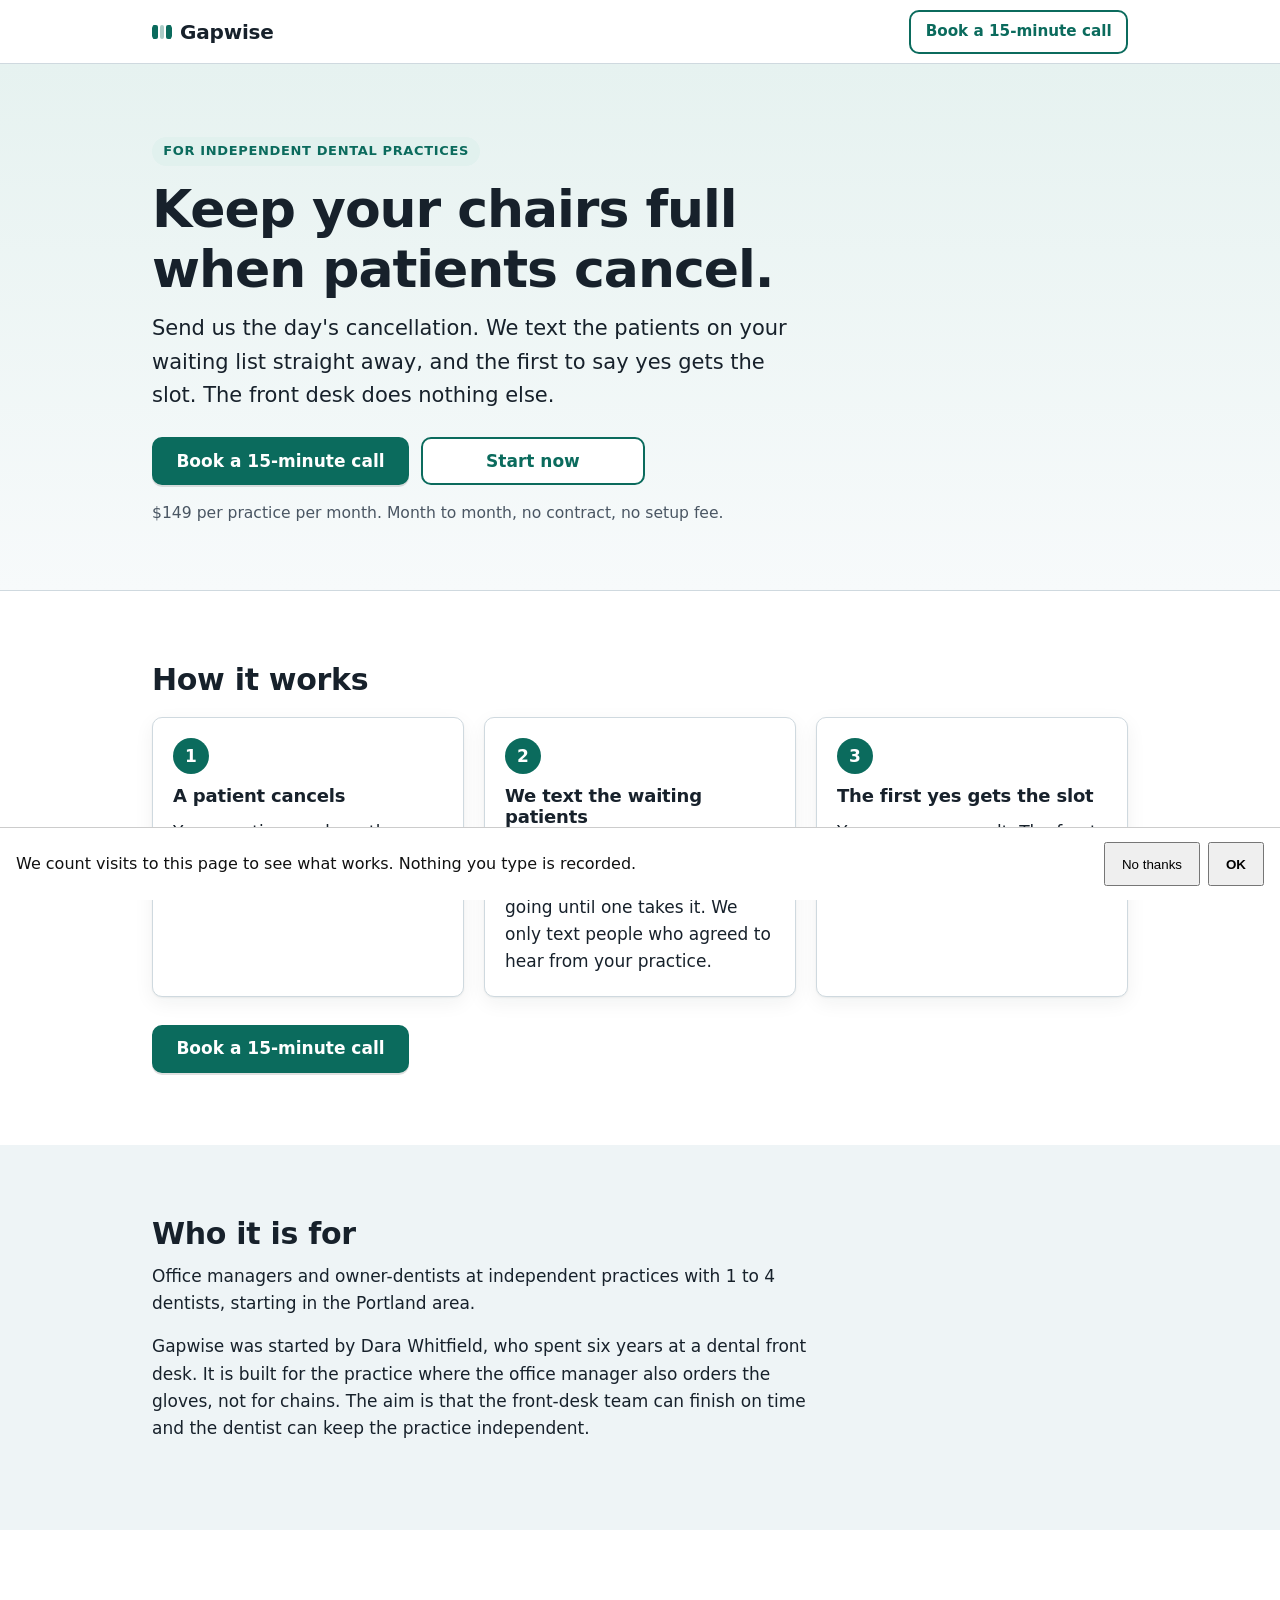
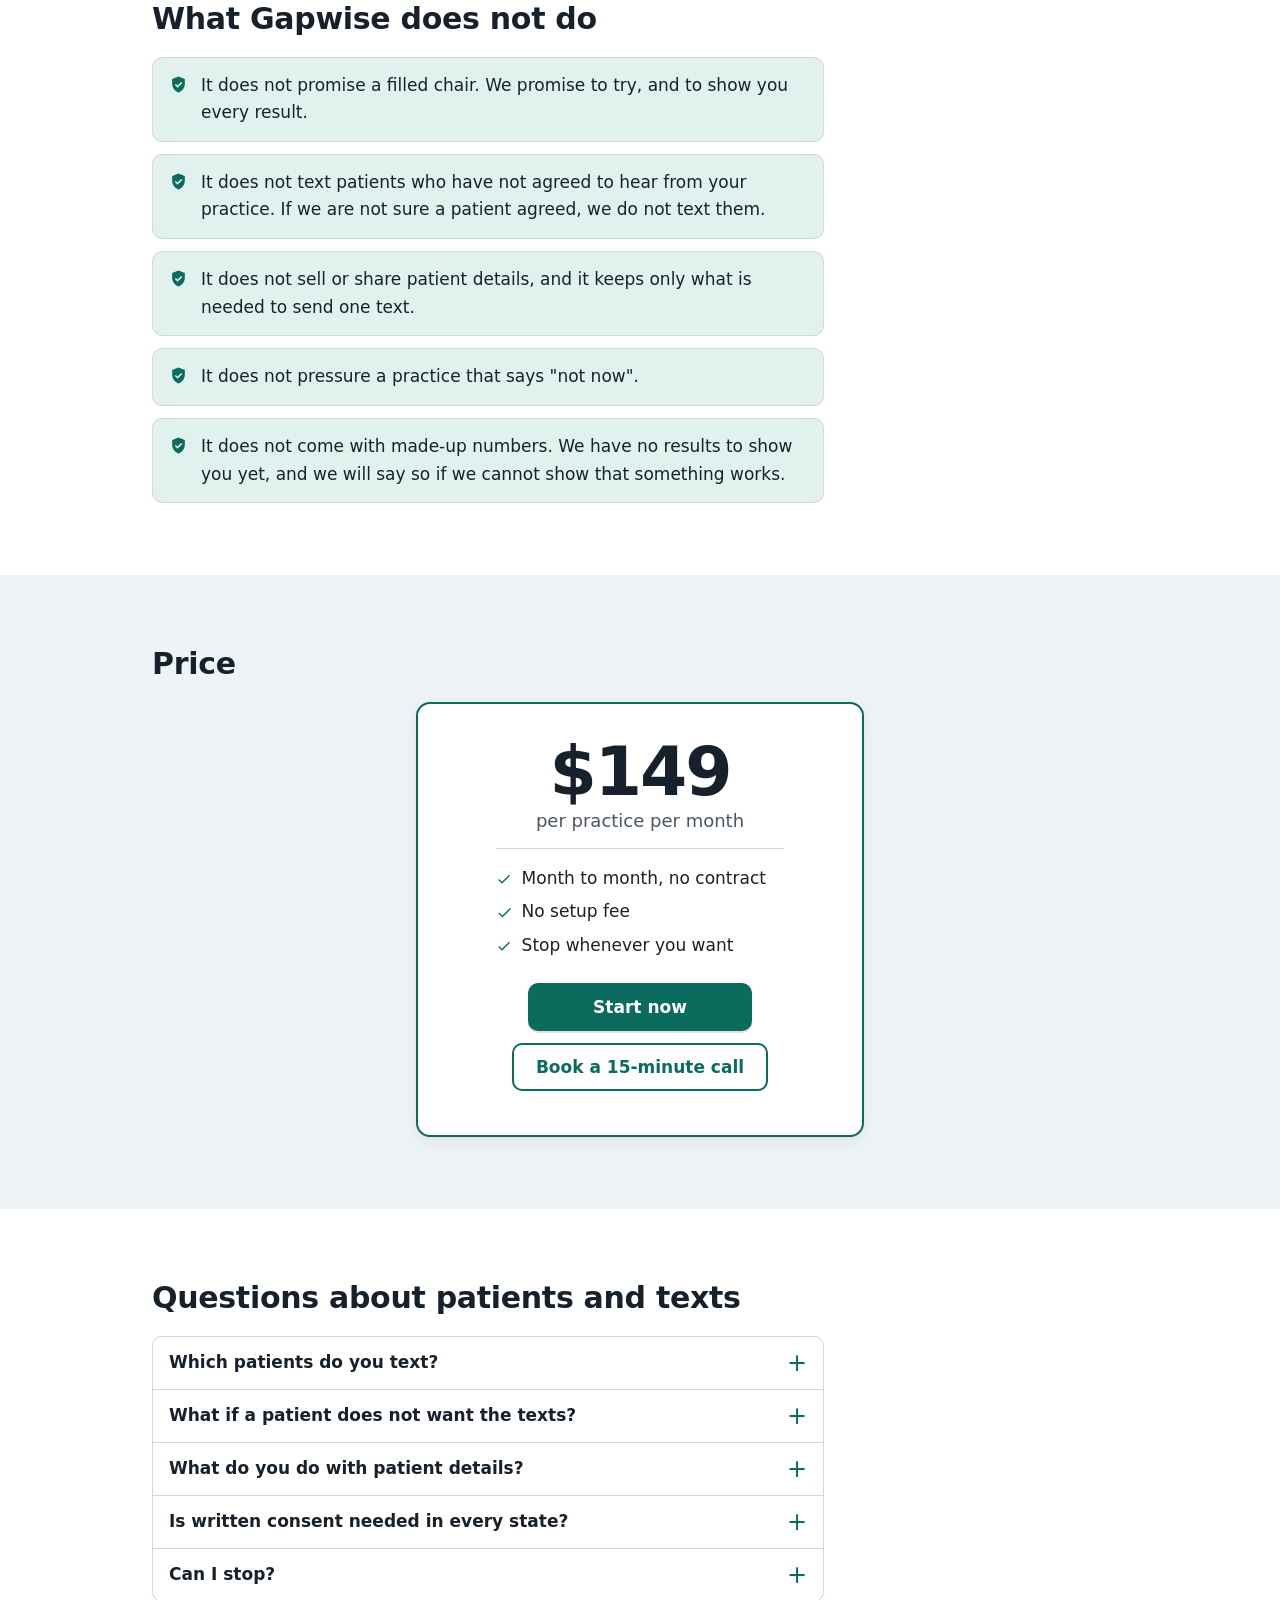
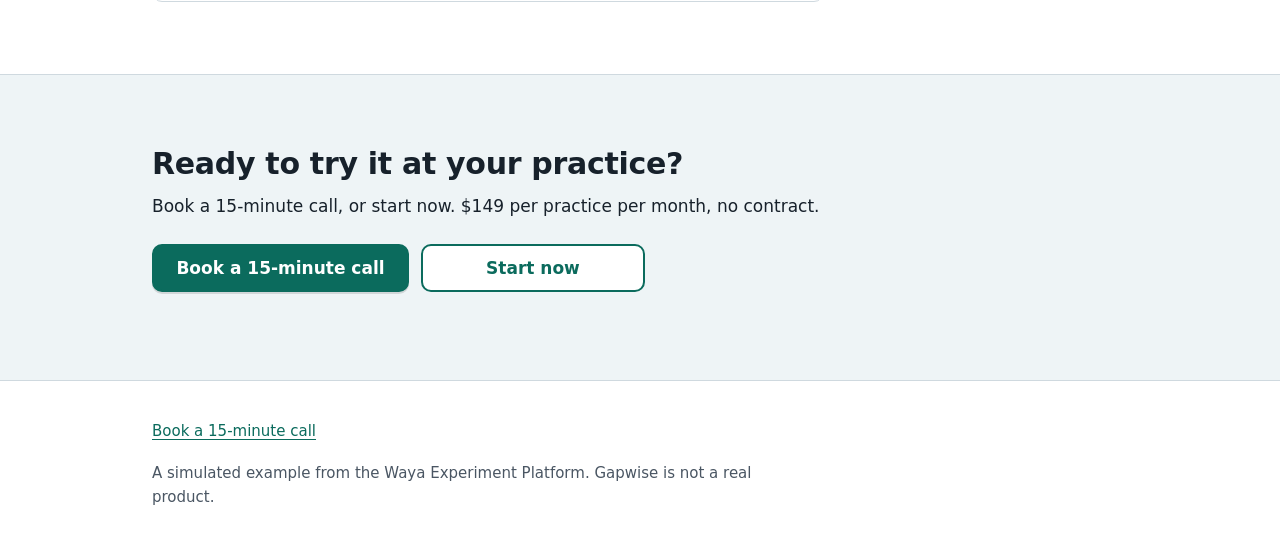
<file: index.html>
<!doctype html>
<html lang="en">
<head>
  <meta charset="utf-8">
  <meta name="viewport" content="width=device-width, initial-scale=1">
  <title>Gapwise: fill cancelled dental slots</title>
  <meta name="description" content="When a patient cancels, you send the slot to Gapwise and waiting patients are texted until one takes it. $149 per practice per month, no contract.">
  <link rel="canonical" href="https://wayaframes.github.io/gapwise-demo/">
  <meta name="robots" content="index, follow, max-image-preview:large">
  <meta property="og:type" content="website">
  <meta property="og:site_name" content="Gapwise">
  <meta property="og:title" content="Gapwise: fill cancelled dental slots">
  <meta property="og:description" content="When a patient cancels, you send the slot to Gapwise and waiting patients are texted until one takes it. $149 per practice per month, no contract.">
  <meta property="og:url" content="https://wayaframes.github.io/gapwise-demo/">
  <meta property="og:image" content="https://wayaframes.github.io/gapwise-demo/assets/share.png">
  <meta name="twitter:card" content="summary_large_image">
  <meta name="twitter:image" content="https://wayaframes.github.io/gapwise-demo/assets/share.png">
  <meta name="twitter:title" content="Gapwise: fill cancelled dental slots">
  <meta name="twitter:description" content="When a patient cancels, you send the slot to Gapwise and waiting patients are texted until one takes it. $149 per practice per month, no contract.">
  <link rel="icon" href="assets/favicon.png">
  <script type="application/ld+json">
  {
    "@context": "https://schema.org",
    "@graph": [
      {
        "@type": "Organization",
        "@id": "https://wayaframes.github.io/gapwise-demo/#organization",
        "name": "Gapwise",
        "url": "https://wayaframes.github.io/gapwise-demo/",
        "description": "When a patient cancels, you send the slot to Gapwise and waiting patients are texted until one takes it. $149 per practice per month, no contract.",
        "logo": "https://wayaframes.github.io/gapwise-demo/assets/logo.svg"
      },
      {
        "@type": "WebSite",
        "@id": "https://wayaframes.github.io/gapwise-demo/#website",
        "url": "https://wayaframes.github.io/gapwise-demo/",
        "name": "Gapwise",
        "publisher": {
          "@id": "https://wayaframes.github.io/gapwise-demo/#organization"
        }
      },
      {
        "@type": "Product",
        "name": "Gapwise",
        "description": "Texts the waiting patients when a patient cancels, until one takes the slot.",
        "brand": {
          "@id": "https://wayaframes.github.io/gapwise-demo/#organization"
        },
        "offers": {
          "@type": "Offer",
          "price": "149",
          "priceCurrency": "USD",
          "url": "https://wayaframes.github.io/gapwise-demo/",
          "priceSpecification": {
            "@type": "UnitPriceSpecification",
            "price": "149",
            "priceCurrency": "USD",
            "unitText": "month"
          }
        }
      },
      {
        "@type": "FAQPage",
        "mainEntity": [
          {
            "@type": "Question",
            "name": "Which patients do you text?",
            "acceptedAnswer": {
              "@type": "Answer",
              "text": "Only people who agreed to hear from your practice. If we are not sure a patient agreed, we do not text them."
            }
          },
          {
            "@type": "Question",
            "name": "What if a patient does not want the texts?",
            "acceptedAnswer": {
              "@type": "Answer",
              "text": "A patient can reply STOP and the texts stop."
            }
          },
          {
            "@type": "Question",
            "name": "What do you do with patient details?",
            "acceptedAnswer": {
              "@type": "Answer",
              "text": "We never sell or share them, and we keep only what we need to send one text."
            }
          },
          {
            "@type": "Question",
            "name": "Is written consent needed in every state?",
            "acceptedAnswer": {
              "@type": "Answer",
              "text": "We do not know yet. It needs a lawyer or a practice that knows the rules. We will not guess, and we will not text a patient unless we are sure they agreed."
            }
          },
          {
            "@type": "Question",
            "name": "Can I stop?",
            "acceptedAnswer": {
              "@type": "Answer",
              "text": "Yes, whenever you want. It is month to month with no contract."
            }
          }
        ]
      }
    ]
  }
  </script>
  <link rel="stylesheet" href="assets/style.css">
  <script defer src="assets/analytics.js"></script>
</head>
<body>
  <a class="skip-link" href="#main">Skip to the main content</a>

  <header class="site-header" id="top">
    <div class="container site-header__inner">
      <a class="brand" href="#top" aria-label="Gapwise, back to the top">Gapwise</a>
      <!-- Placeholder href: attribution.js replaces the address with BOOKING_URL and keeps utm_button. -->
      <a class="button button--small" id="cta-nav-book" data-cta="book" href="https://wayaframes.github.io/gapwise-demo/simulated.html?utm_button=nav">Book a 15-minute call</a>
    </div>
  </header>

  <main id="main">

    <section class="hero" aria-labelledby="hero-title">
      <div class="container">
        <p class="eyebrow">For independent dental practices</p>
        <h1 id="hero-title">Keep your chairs full when patients cancel.</h1>
        <p class="lead">Send us the day's cancellation. We text the patients on your waiting list straight away, and the first to say yes gets the slot. The front desk does nothing else.</p>
        <div class="cta-group">
          <a class="button button--primary" id="cta-hero-book" data-cta="book" href="https://wayaframes.github.io/gapwise-demo/simulated.html?utm_button=hero">Book a 15-minute call</a>
          <a class="button button--secondary" id="cta-hero-pay" data-cta="pay" href="https://wayaframes.github.io/gapwise-demo/simulated.html?utm_button=hero">Start now</a>
        </div>
        <p class="hero__note">$149 per practice per month. Month to month, no contract, no setup fee.</p>
      </div>
    </section>

    <section class="section" id="how" aria-labelledby="how-title">
      <div class="container">
        <h2 id="how-title">How it works</h2>
        <ol class="steps">
          <li class="step">
            <span class="step__number" aria-hidden="true">1</span>
            <h3 class="step__title">A patient cancels</h3>
            <p>Your practice sends us the cancelled slot.</p>
          </li>
          <li class="step">
            <span class="step__number" aria-hidden="true">2</span>
            <h3 class="step__title">We text the waiting patients</h3>
            <p>We text the patients who are waiting, right away, and keep going until one takes it. We only text people who agreed to hear from your practice.</p>
          </li>
          <li class="step">
            <span class="step__number" aria-hidden="true">3</span>
            <h3 class="step__title">The first yes gets the slot</h3>
            <p>You see every result. The front desk has nothing else to do.</p>
          </li>
        </ol>
        <p class="section-cta"><a class="button button--primary" id="cta-how-book" data-cta="book" href="https://wayaframes.github.io/gapwise-demo/simulated.html?utm_button=how">Book a 15-minute call</a></p>
      </div>
    </section>

    <section class="section section--alt" id="who" aria-labelledby="who-title">
      <div class="container">
        <h2 id="who-title">Who it is for</h2>
        <p>Office managers and owner-dentists at independent practices with 1 to 4 dentists, starting in the Portland area.</p>
        <p>Gapwise was started by Dara Whitfield, who spent six years at a dental front desk. It is built for the practice where the office manager also orders the gloves, not for chains. The aim is that the front-desk team can finish on time and the dentist can keep the practice independent.</p>
      </div>
    </section>

    <section class="section" id="limits" aria-labelledby="limits-title">
      <div class="container">
        <h2 id="limits-title">What Gapwise does not do</h2>
        <ul class="limits">
          <li>It does not promise a filled chair. We promise to try, and to show you every result.</li>
          <li>It does not text patients who have not agreed to hear from your practice. If we are not sure a patient agreed, we do not text them.</li>
          <li>It does not sell or share patient details, and it keeps only what is needed to send one text.</li>
          <li>It does not pressure a practice that says "not now".</li>
          <li>It does not come with made-up numbers. We have no results to show you yet, and we will say so if we cannot show that something works.</li>
        </ul>
      </div>
    </section>

    <section class="section section--alt" id="price" aria-labelledby="price-title">
      <div class="container">
        <h2 id="price-title">Price</h2>
        <div class="price-card">
          <p class="price-card__amount"><span class="price-card__figure">$149</span> per practice per month</p>
          <ul class="price-card__terms">
            <li>Month to month, no contract</li>
            <li>No setup fee</li>
            <li>Stop whenever you want</li>
          </ul>
          <div class="cta-group">
            <a class="button button--primary" id="cta-price-pay" data-cta="pay" href="https://wayaframes.github.io/gapwise-demo/simulated.html?utm_button=price">Start now</a>
            <a class="button button--secondary" id="cta-price-book" data-cta="book" href="https://wayaframes.github.io/gapwise-demo/simulated.html?utm_button=price">Book a 15-minute call</a>
          </div>
        </div>
      </div>
    </section>

    <section class="section" id="faq" aria-labelledby="faq-title">
      <div class="container">
        <h2 id="faq-title">Questions about patients and texts</h2>
        <div class="faq">
          <details class="faq__item">
            <summary>Which patients do you text?</summary>
            <p>Only people who agreed to hear from your practice. If we are not sure a patient agreed, we do not text them.</p>
          </details>
          <details class="faq__item">
            <summary>What if a patient does not want the texts?</summary>
            <p>A patient can reply STOP and the texts stop.</p>
          </details>
          <details class="faq__item">
            <summary>What do you do with patient details?</summary>
            <p>We never sell or share them, and we keep only what we need to send one text.</p>
          </details>
          <details class="faq__item">
            <summary>Is written consent needed in every state?</summary>
            <p>We do not know yet. It needs a lawyer or a practice that knows the rules. We will not guess, and we will not text a patient unless we are sure they agreed.</p>
          </details>
          <details class="faq__item">
            <summary>Can I stop?</summary>
            <p>Yes, whenever you want. It is month to month with no contract.</p>
          </details>
        </div>
      </div>
    </section>

    <section class="section section--cta" id="final-cta" aria-labelledby="final-title">
      <div class="container">
        <h2 id="final-title">Ready to try it at your practice?</h2>
        <p>Book a 15-minute call, or start now. $149 per practice per month, no contract.</p>
        <div class="cta-group">
          <a class="button button--primary" id="cta-final-book" data-cta="book" href="https://wayaframes.github.io/gapwise-demo/simulated.html?utm_button=final_cta">Book a 15-minute call</a>
          <a class="button button--secondary" id="cta-final-pay" data-cta="pay" href="https://wayaframes.github.io/gapwise-demo/simulated.html?utm_button=final_cta">Start now</a>
        </div>
      </div>
    </section>

  </main>

  <footer class="site-footer">
    <div class="container">
      <p class="site-footer__links"><a id="cta-footer-book" data-cta="book" href="https://wayaframes.github.io/gapwise-demo/simulated.html?utm_button=footer">Book a 15-minute call</a></p>
      <p class="site-footer__simulated">A simulated example from the Waya Experiment Platform. Gapwise is not a real product.</p>
    </div>
  </footer>

  <script src="assets/attribution.js"></script>
</body>
</html>
</file>
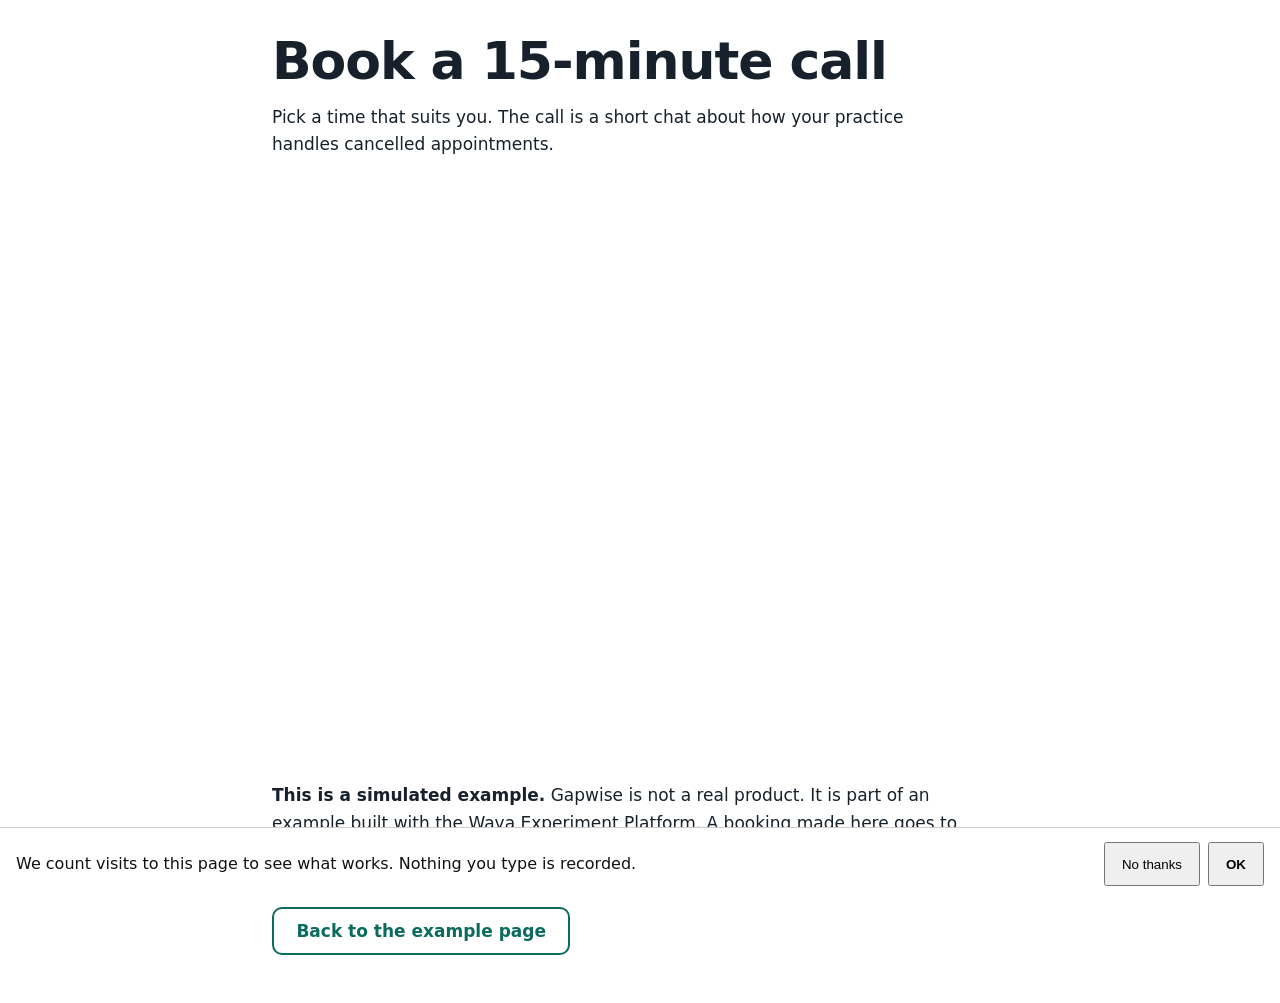
<file: simulated.html>
<!doctype html>
<html lang="en">
<head>
  <meta charset="utf-8">
  <meta name="viewport" content="width=device-width, initial-scale=1">
  <meta name="robots" content="noindex">
  <title>Book a 15-minute call | Gapwise (simulated example)</title>
  <link rel="icon" href="assets/favicon.png">
  <link rel="stylesheet" href="assets/style.css">
  <script defer src="assets/analytics.js"></script>
</head>
<body>
  <main class="section" style="max-width: 48rem; margin: 0 auto; padding: 2rem 1rem;">
    <h1>Book a 15-minute call</h1>
    <p>Pick a time that suits you. The call is a short chat about how your practice handles cancelled appointments.</p>

    <!-- Google Calendar Appointment Scheduling begin -->
    <iframe src="https://calendar.google.com/calendar/appointments/schedules/AcZssZ13zI0KzS1G6w1dsvMrgZ2a-RIdBd2OoTkei-ESkUsRDbGc-vluOXRKlP6QI1Dwrj0Nc-JU0v-1?gv=true" style="border: 0" width="100%" height="600" frameborder="0" title="Book a 15-minute call"></iframe>
    <!-- end Google Calendar Appointment Scheduling -->

    <p class="small"><strong>This is a simulated example.</strong> Gapwise is not a real product. It is part of an example built with the Waya Experiment Platform. A booking made here goes to the Waya team's calendar, not to a real Gapwise, and nothing is taken for payment.</p>
    <p><a class="button button--secondary" href="./">Back to the example page</a></p>
  </main>
</body>
</html>
</file>
<file: assets/style.css>
/* Gapwise landing page. Mobile first, light and dark, system fonts, no external resources. */

:root {
  color-scheme: light dark;
  --c-text: #17212b;
  --c-muted: #4a5663;          /* 7:1 on white */
  --c-bg: #ffffff;
  --c-band: #eef4f6;
  --c-card: #ffffff;
  --c-border: #cfd9df;
  --c-accent: #0b6b5d;         /* white on it: 6.2:1 */
  --c-accent-hover: #084f45;
  --c-on-accent: #ffffff;
  --c-tint: #e1f1ee;
  --c-focus: #b45309;
  --c-hero-a: #e6f2f0;
  --c-hero-b: #f7fafb;
  --radius: 10px;
  --gutter: 1rem;
  --max: 64rem;
  --read: 42rem;
  --font: system-ui, -apple-system, "Segoe UI", Roboto, "Helvetica Neue", Arial, sans-serif;
  --shadow: 0 1px 2px rgba(15, 30, 40, .06), 0 6px 20px rgba(15, 30, 40, .06);
}

@media (prefers-color-scheme: dark) {
  :root {
    --c-text: #e8eef2;
    --c-muted: #b4c0ca;        /* 9:1 on bg */
    --c-bg: #0f171d;
    --c-band: #151f27;
    --c-card: #19252e;
    --c-border: #33444f;
    --c-accent: #5fd3bf;       /* dark text on it: 9:1 */
    --c-accent-hover: #86e3d2;
    --c-on-accent: #07201b;
    --c-tint: #17332f;
    --c-focus: #fbbf24;
    --c-hero-a: #14282b;
    --c-hero-b: #0f171d;
    --shadow: none;
  }
}

*, *::before, *::after { box-sizing: border-box; }
html { scroll-behavior: smooth; -webkit-text-size-adjust: 100%; }

body {
  margin: 0;
  font-family: var(--font);
  font-size: 1.0625rem;
  line-height: 1.6;
  color: var(--c-text);
  background: var(--c-bg);
  overflow-wrap: break-word;
}

.container { width: 100%; max-width: var(--max); margin: 0 auto; padding: 0 var(--gutter); }

h1, h2, h3 { line-height: 1.15; margin: 0 0 .75rem; letter-spacing: -0.01em; }
h1 { font-size: 2rem; letter-spacing: -0.02em; }
h2 { font-size: 1.5rem; }
h3 { font-size: 1.125rem; }
p { margin: 0 0 1rem; max-width: 65ch; }

a { color: var(--c-accent); text-underline-offset: 3px; }
a:hover { color: var(--c-accent-hover); }

:focus-visible { outline: 3px solid var(--c-focus); outline-offset: 3px; border-radius: 4px; }

.skip-link {
  position: absolute; left: var(--gutter); top: -5rem; z-index: 20;
  padding: .6rem 1rem; background: var(--c-bg); color: var(--c-text);
  border: 2px solid var(--c-text); border-radius: var(--radius);
}
.skip-link:focus { top: var(--gutter); }

/* Header: stays in view, one quiet call to action */
.site-header {
  position: sticky; top: 0; z-index: 10;
  background: var(--c-bg);
  border-bottom: 1px solid var(--c-border);
}
.site-header__inner {
  display: flex; align-items: center; justify-content: space-between;
  gap: .75rem; padding-top: .6rem; padding-bottom: .6rem;
}
.brand {
  display: inline-flex; align-items: center; gap: .5rem;
  min-height: 44px;
  font-weight: 750; font-size: 1.25rem; letter-spacing: -0.01em;
  color: var(--c-text); text-decoration: none;
}
.brand::before {
  content: ""; width: 1.25rem; height: 1.25rem; flex: none;
  border-radius: 6px;
  background: var(--c-accent);
  /* a gap in a row of blocks: inline SVG as a mask */
  -webkit-mask: url("data:image/svg+xml,%3Csvg xmlns='http://www.w3.org/2000/svg' viewBox='0 0 20 20'%3E%3Crect x='0' y='3' width='6' height='14' rx='2'/%3E%3Crect x='14' y='3' width='6' height='14' rx='2'/%3E%3Crect x='8' y='3' width='4' height='14' rx='2' opacity='.35'/%3E%3C/svg%3E") center / contain no-repeat;
  mask: url("data:image/svg+xml,%3Csvg xmlns='http://www.w3.org/2000/svg' viewBox='0 0 20 20'%3E%3Crect x='0' y='3' width='6' height='14' rx='2'/%3E%3Crect x='14' y='3' width='6' height='14' rx='2'/%3E%3Crect x='8' y='3' width='4' height='14' rx='2' opacity='.35'/%3E%3C/svg%3E") center / contain no-repeat;
}

/* Buttons: solid primary, outlined secondary */
.button {
  display: inline-flex; align-items: center; justify-content: center;
  min-height: 48px; padding: .65rem 1.4rem;
  border: 2px solid var(--c-accent); border-radius: var(--radius);
  font: inherit; font-weight: 650; line-height: 1.2; text-align: center; text-decoration: none;
  color: var(--c-accent); background: transparent;
  transition: background-color .15s, color .15s, border-color .15s;
}
.button:hover { color: var(--c-accent-hover); border-color: var(--c-accent-hover); background: var(--c-tint); }
.button--primary { color: var(--c-on-accent); background: var(--c-accent); box-shadow: 0 2px 0 rgba(0,0,0,.12); }
.button--primary:hover { color: var(--c-on-accent); background: var(--c-accent-hover); border-color: var(--c-accent-hover); }
.button--secondary { font-weight: 600; background: var(--c-card); }
.button--small { min-height: 44px; padding: .4rem .9rem; font-size: .95rem; }

.cta-group { display: flex; flex-direction: column; gap: .75rem; margin: 1.5rem 0 1rem; }
.cta-group .button { width: 100%; }

/* Hero */
.hero {
  padding: 2.5rem 0 2.25rem;
  background: linear-gradient(180deg, var(--c-hero-a), var(--c-hero-b));
  border-bottom: 1px solid var(--c-border);
}
.eyebrow {
  display: inline-block; margin: 0 0 .9rem; padding: .25rem .7rem;
  font-size: .8125rem; font-weight: 700; letter-spacing: .05em; text-transform: uppercase;
  color: var(--c-accent); background: var(--c-tint); border-radius: 999px;
}
.lead { font-size: 1.1875rem; color: var(--c-text); max-width: 40rem; }
.hero__note {
  margin: 0; font-size: .975rem; color: var(--c-muted); font-weight: 500;
}

/* Sections */
.section { padding: 3rem 0; }
.section--alt { background: var(--c-band); }
.section--cta { background: var(--c-band); border-top: 1px solid var(--c-border); }
.section-cta { margin: 1.75rem 0 0; }
.section-cta .button { width: 100%; }

/* How it works */
.steps { list-style: none; margin: 1.25rem 0 0; padding: 0; display: grid; gap: 1rem; counter-reset: none; }
.step {
  padding: 1.25rem; border: 1px solid var(--c-border); border-radius: var(--radius);
  background: var(--c-card); box-shadow: var(--shadow);
}
.step__number {
  display: inline-flex; align-items: center; justify-content: center;
  width: 2.25rem; height: 2.25rem; margin-bottom: .75rem;
  font-weight: 750; color: var(--c-on-accent); background: var(--c-accent); border-radius: 50%;
}
.step p { margin-bottom: 0; }

/* Who */
#who .container > p { max-width: var(--read); }

/* Limits: calm reassurance panel with a tick marker */
.limits {
  list-style: none; margin: 1.25rem 0 0; padding: 0;
  display: grid; gap: .75rem; max-width: var(--read);
}
.limits li {
  position: relative; padding: .9rem 1rem .9rem 3rem;
  background: var(--c-tint); border: 1px solid var(--c-border); border-radius: var(--radius);
}
.limits li::before {
  content: ""; position: absolute; left: 1rem; top: 1.05rem; width: 1.2rem; height: 1.2rem;
  background: var(--c-accent);
  -webkit-mask: url("data:image/svg+xml,%3Csvg xmlns='http://www.w3.org/2000/svg' viewBox='0 0 24 24'%3E%3Cpath d='M12 2 4 5v6c0 5 3.4 9.4 8 11 4.6-1.6 8-6 8-11V5l-8-3zm-1.2 14.2-3.5-3.5 1.4-1.4 2.1 2.1 4.6-4.6 1.4 1.4-6 6z'/%3E%3C/svg%3E") center / contain no-repeat;
  mask: url("data:image/svg+xml,%3Csvg xmlns='http://www.w3.org/2000/svg' viewBox='0 0 24 24'%3E%3Cpath d='M12 2 4 5v6c0 5 3.4 9.4 8 11 4.6-1.6 8-6 8-11V5l-8-3zm-1.2 14.2-3.5-3.5 1.4-1.4 2.1 2.1 4.6-4.6 1.4 1.4-6 6z'/%3E%3C/svg%3E") center / contain no-repeat;
}

/* Price: one card that reads at a glance */
.price-card {
  max-width: 28rem; margin: 1.25rem auto 0; padding: 1.5rem 1.25rem;
  text-align: center;
  border: 2px solid var(--c-accent); border-radius: calc(var(--radius) + 4px);
  background: var(--c-card); box-shadow: var(--shadow);
}
.price-card__amount { margin: 0 auto .75rem; font-size: 1.125rem; color: var(--c-muted); }
.price-card__figure { display: block; font-size: 3.5rem; font-weight: 800; line-height: 1.05; color: var(--c-text); letter-spacing: -0.03em; }
.price-card__terms { list-style: none; margin: 0 auto; padding: 1rem 0 0; display: grid; gap: .4rem; text-align: left; max-width: 18rem; border-top: 1px solid var(--c-border); }
.price-card__terms li { position: relative; padding-left: 1.6rem; }
.price-card__terms li::before {
  content: ""; position: absolute; left: 0; top: .35rem; width: 1.05rem; height: 1.05rem;
  background: var(--c-accent);
  -webkit-mask: url("data:image/svg+xml,%3Csvg xmlns='http://www.w3.org/2000/svg' viewBox='0 0 24 24'%3E%3Cpath d='M9 16.2 4.8 12l-1.4 1.4L9 19 21 7l-1.4-1.4z'/%3E%3C/svg%3E") center / contain no-repeat;
  mask: url("data:image/svg+xml,%3Csvg xmlns='http://www.w3.org/2000/svg' viewBox='0 0 24 24'%3E%3Cpath d='M9 16.2 4.8 12l-1.4 1.4L9 19 21 7l-1.4-1.4z'/%3E%3C/svg%3E") center / contain no-repeat;
}

/* FAQ */
.faq { margin-top: 1.25rem; max-width: var(--read); border: 1px solid var(--c-border); border-radius: var(--radius); background: var(--c-card); overflow: hidden; }
.faq__item { padding: 0 1rem; border-bottom: 1px solid var(--c-border); }
.faq__item:last-child { border-bottom: 0; }
.faq__item summary {
  display: flex; align-items: center; justify-content: space-between; gap: 1rem;
  min-height: 52px; padding: .5rem 0; cursor: pointer; font-weight: 650; list-style: none;
}
.faq__item summary::-webkit-details-marker { display: none; }
.faq__item summary::after { content: "+"; flex: none; font-size: 1.5rem; line-height: 1; font-weight: 400; color: var(--c-accent); }
.faq__item[open] summary::after { content: "\2212"; }
.faq__item p { margin: 0 0 1rem; }

/* Final call to action */
.section--cta .container > p { max-width: var(--read); }

/* Footer */
.site-footer { padding: 1.75rem 0 2.25rem; border-top: 1px solid var(--c-border); font-size: .9375rem; color: var(--c-muted); }
.site-footer__links { margin-bottom: .5rem; }
.site-footer__links a { display: inline-flex; align-items: center; min-height: 44px; }
.site-footer__simulated { margin: 0; }

@media (min-width: 40rem) {
  :root { --gutter: 1.5rem; }
  h1 { font-size: 2.75rem; }
  h2 { font-size: 1.875rem; }
  .hero { padding: 4.5rem 0 4rem; }
  .lead { font-size: 1.3125rem; }
  .section { padding: 4.5rem 0; }
  .cta-group { flex-direction: row; flex-wrap: wrap; }
  .cta-group .button, .section-cta .button { width: auto; min-width: 14rem; }
  .steps { grid-template-columns: repeat(3, 1fr); gap: 1.25rem; }
  .price-card { padding: 2rem 2rem 1.75rem; }
  .price-card .cta-group { justify-content: center; }
  .price-card__figure { font-size: 4.25rem; }
}

@media (min-width: 64rem) {
  h1 { font-size: 3.25rem; max-width: 20ch; }
}

@media (max-width: 22rem) {
  .brand { font-size: 1.125rem; }
  .button--small { padding: .4rem .6rem; font-size: .875rem; }
}

@media (prefers-reduced-motion: reduce) {
  html { scroll-behavior: auto; }
  .button { transition: none; }
}
</file>
